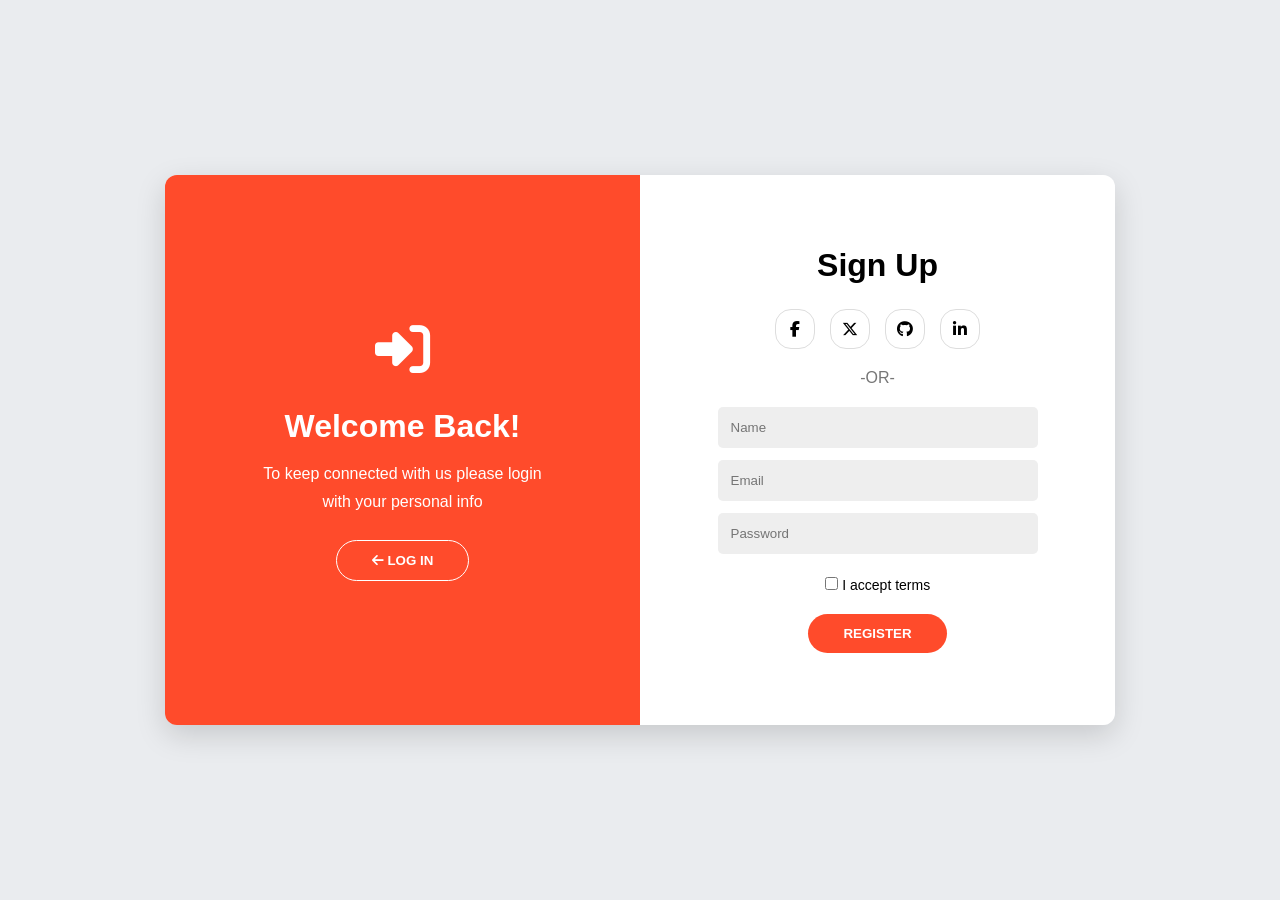
<file: index.html>
<!DOCTYPE html>
<html lang="en">
<head>
    <meta charset="UTF-8">
    <meta name="viewport" content="width=device-width, initial-scale=1.0">
    <title>Sign Up Form</title>

    <link rel="stylesheet" href="https://cdnjs.cloudflare.com/ajax/libs/font-awesome/6.7.2/css/all.min.css">

    <style>
        * {
            margin: 0;
            padding: 0;
            box-sizing: border-box;
        }

        body {
            min-height: 100vh;
            font-family: Arial, Helvetica, sans-serif;
            background-color: #EAECEF;
            display: flex;
            justify-content: center;
            align-items: center;
            padding: 20px;
        }

        .main-box {
            width: 80%;
            max-width: 950px;
            min-height: 550px;
            display: flex;
            text-align: center;
            border-radius: 12px;
            overflow: hidden;
            box-shadow: 0 10px 30px rgba(0, 0, 0, 0.15);
        }

        .left {
            width: 50%;
            background-color: #FF4B2B;
            color: white;
            display: flex;
            flex-direction: column;
            justify-content: center;
            align-items: center;
            padding: 30px;
        }

        .icon {
            font-size: 55px;
            margin-bottom: 25px;
        }

        .left h1 {
            font-size: 32px;
            margin-bottom: 15px;
        }

        .left p {
            line-height: 1.7;
            margin-bottom: 25px;
        }


        .right {
            width: 50%;
            background-color: white;
            display: flex;
            flex-direction: column;
            justify-content: center;
            align-items: center;
            padding: 35px;
        }

        .right h1 {
            font-size: 32px;
            margin-bottom: 25px;
        }

        .icon-2 {
            display: flex;
            gap: 15px;
            margin-bottom: 20px;
        }

        .icon-2 i {
            width: 40px;
            height: 40px;
            border: 1px solid #ddd;
            border-radius: 40%;
            display: flex;
            justify-content: center;
            align-items: center;
            cursor: pointer;
        }

        .right p {
            margin-bottom: 20px;
            color: #777;
        }

        .input {
            width: 100%;
            max-width: 320px;
        }

        .input input {
            width: 100%;
            padding: 13px;
            margin-bottom: 12px;
            border: none;
            outline: none;
            background-color: #EEEEEE;
            border-radius: 5px;
        }

        .check-box {
            margin: 10px 0 20px;
        }

        .check-box label {
            font-size: 14px;
        }

        

        button {
            padding: 12px 35px;
            border: none;
            border-radius: 25px;
            background-color: #FF4B2B;
            color: white;
            font-weight: bold;
            cursor: pointer;
        }

        /* button:hover {
            background-color: #e63d20;
        } */

        .left button {
            border: 1px solid white;
        }

        /* .left button:hover {
            background-color: white;
            color: #FF4B2B;
        } */


    </style>
</head>

<body>

    <div class="main-box">

        <div class="left">

            <div class="icon">
                <i class="fa-solid fa-right-to-bracket"></i>
            </div>

            <h1>Welcome Back!</h1>

            <p>
                To keep connected with us please login
                <br>
                with your personal info
            </p>

            <div class="btn">
                <button>
                    <i class="fa-solid fa-arrow-left"></i>
                    LOG IN
                </button>
            </div>

        </div>

        <div class="right">

            <h1>Sign Up</h1>

            <div class="icon-2">
                <i class="fa-brands fa-facebook-f"></i>
                <i class="fa-brands fa-x-twitter"></i>
                <i class="fa-brands fa-github"></i>
                <i class="fa-brands fa-linkedin-in"></i>
            </div>

            <p>-OR-</p>

            <div class="input">
                <input type="text" placeholder="Name">
                <input type="email" placeholder="Email">
                <input type="password" placeholder="Password">
            </div>

            <div class="check-box">
                <input type="checkbox" id="accept">
                <label for="accept">I accept terms</label>
            </div>

            <div class="reg-btn">
                <button>REGISTER</button>
            </div>

        </div>

    </div>

</body>
</html>
</file>
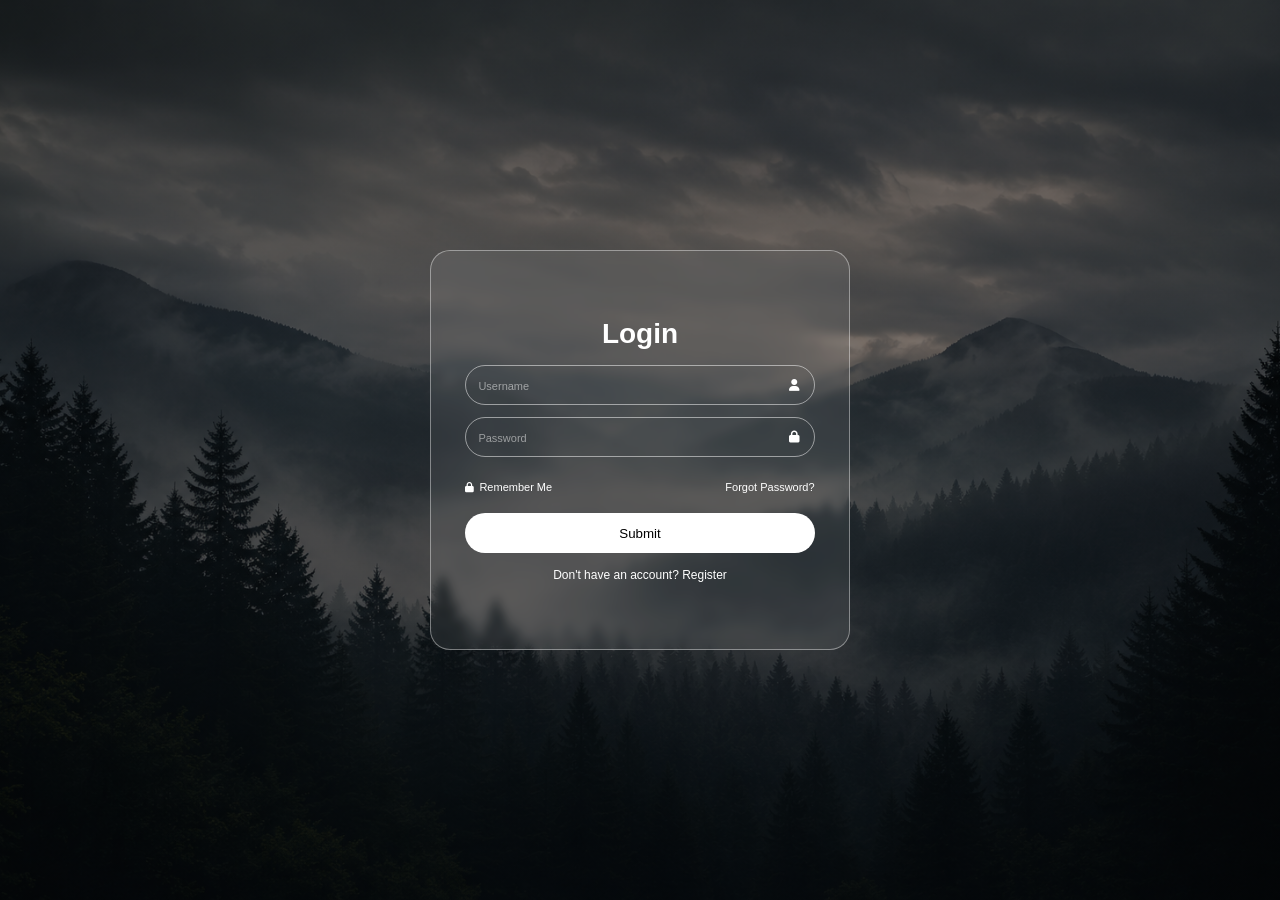
<file: index_.html>
<!DOCTYPE html>
<html lang="en">
<head>
    <meta charset="UTF-8">
    <meta name="viewport" content="width=device-width, initial-scale=1.0">
    <title>Login Form</title>

    <link rel="stylesheet" href="https://cdnjs.cloudflare.com/ajax/libs/font-awesome/6.7.2/css/all.min.css">

    <style>
        * {
            margin: 0;
            padding: 0;
            box-sizing: border-box;
        }

        body {
            width: 100%;
            min-height: 100vh;
            background-image: linear-gradient(rgba(0,0,0,0.5),rgba(0,0,0,0.5)),url(forest-bg.png);
            background-size: cover;
            background-position: center;
            background-repeat: no-repeat;
            font-family: Arial, Helvetica, sans-serif;
        }

        .header {
            width: 100%;
            min-height: 100vh;
            display: flex;
            justify-content: center;
            align-items: center;
        }

        .main-box {
            width: 90%;
            max-width: 420px;
            min-height: 400px;
            border: 1px solid rgba(255,255,255,0.4);
            border-radius: 20px;
            display: flex;
            flex-direction: column;
            text-align: center;
            align-items: center;
            justify-content: center;
            padding: 25px 15px;
            background-color: rgba(255,255,255,0.08);
            backdrop-filter: blur(5px);
        }

        .main-box h1 {
            font-size: 28px;
            color: white;
            margin-bottom: 15px;
        }

        .inp {
            width: 100%;
            display: flex;
            flex-direction: column;
            align-items: center;
        }

        .wrapper {
            width: 90%;
            position: relative;
            margin-bottom: 12px;
        }

        .wrapper input {
            width: 100%;
            height: 40px;
            border: 1px solid rgba(255,255,255,0.5);
            border-radius: 25px;
            background-color: transparent;
            color: white;
            padding: 0 40px 0 12px;
            outline: none;
        }

        .wrapper input::placeholder {
            color: rgba(255,255,255,0.5);
            font-size: 11px;
        }

        .wrapper i {
            color: white;
            position: absolute;
            right: 15px;
            top: 50%;
            transform: translateY(-50%);
            font-size: 12px;
        }

        .chek-b {
            width: 90%;
            display: flex;
            justify-content: space-between;
            align-items: center;
            color: white;
            font-size: 11px;
            margin: 12px 0 20px;
        }

        .chek-b a {
            color: white;
            text-decoration: none;
        }

        .remember {
            display: flex;
            align-items: center;
            gap: 5px;
        }

        .remember i {
            font-size: 10px;
        }

        .btn {
            width: 90%;
        }

        .btn button {
            width: 100%;
            height: 40px;
            border: none;
            border-radius: 25px;
            background-color: white;
            color: black;
            cursor: pointer;
        }

        .main-box p {
            color: white;
            font-size: 12px;
            margin-top: 15px;
        }

        .main-box p a {
            color: white;
            text-decoration: none;
        }

    </style>
</head>

<body>

    <div class="header">

        <div class="main-box">

            <h1>Login</h1>

            <div class="inp">

                <div class="wrapper">
                    <input type="text" placeholder="Username">
                    <i class="fa-solid fa-user"></i>
                </div>

                <div class="wrapper">
                    <input type="password" placeholder="Password">
                    <i class="fa-solid fa-lock"></i>
                </div>

            </div>

            <div class="chek-b">

                <div class="remember">
                    <i class="fa-solid fa-lock"></i>
                    <label for="Remember">Remember Me</label>
                </div>

                <a href="#">Forgot Password?</a>

            </div>

            <div class="btn">
                <button>Submit</button>
            </div>

            <p>
                Don't have an account?
                <a href="#">Register</a>
            </p>

        </div>

    </div>

</body>
</html>
</file>
